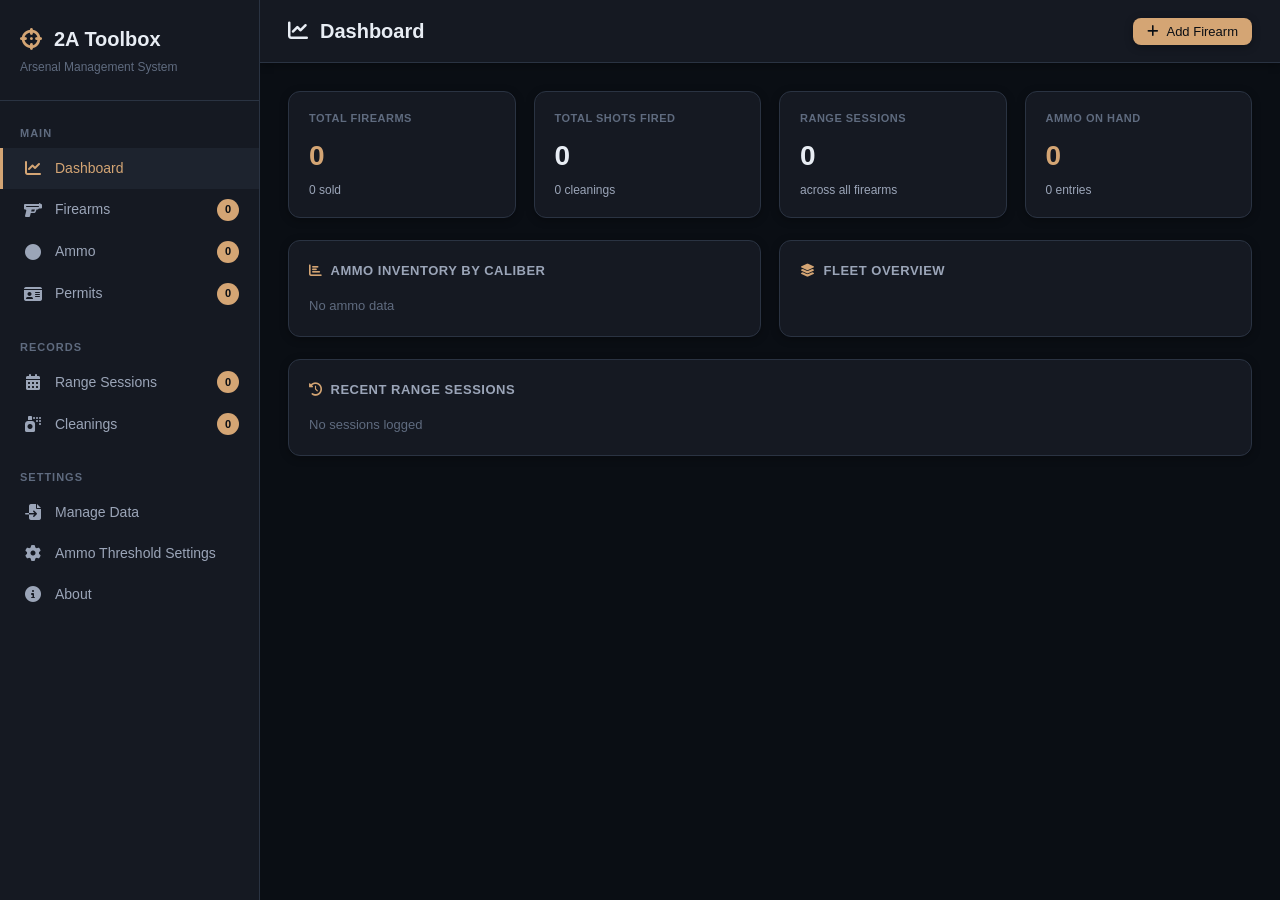
<file: www/index.html>
<!doctype html>
<!--
// 2A Toolbox - Arsenal Management System
// Copyright (C) 2026 Jordan DiPasquale
//
// This program is free software: you can redistribute it and/or modify it
// under the terms of the GNU Affero General Public License version 3 as
// published by the Free Software Foundation.
//
// This program is distributed in the hope that it will be useful, but
// WITHOUT ANY WARRANTY; without even the implied warranty of
// MERCHANTABILITY or FITNESS FOR A PARTICULAR PURPOSE. See the
// GNU Affero General Public License for more details.
//
// You should have received a copy of the GNU Affero General Public License
// along with this program. If not, see <https://www.gnu.org/licenses/>.
-->
<html lang="en"> <head> <meta charset="UTF-8" /> <meta name="viewport" content="width=device-width, initial-scale=1.0" /> <meta http-equiv="Content-Security-Policy" content="default-src 'none'; script-src 'self' 'unsafe-inline'; style-src 'self' https://cdn.jsdelivr.net 'unsafe-inline'; font-src 'self' https://cdn.jsdelivr.net; img-src 'self'; manifest-src 'self'; connect-src 'self'; worker-src 'self'; base-uri 'self'; form-action 'none'" /> <title>2A Toolbox</title> <link rel="icon" type="image/x-icon" href="/favicons/favicon.ico" /> <link rel="icon" type="image/png" sizes="32x32" href="/favicons/favicon-32x32.png" /> <link rel="icon" type="image/png" sizes="16x16" href="/favicons/favicon-16x16.png" /> <link rel="apple-touch-icon" sizes="180x180" href="/favicons/apple-touch-icon.png" /> <link rel="stylesheet" href="https://cdn.jsdelivr.net/npm/@fortawesome/fontawesome-free@6.4.0/css/all.min.css" /> <link rel="stylesheet" href="styles.css" /> <link rel="manifest" href="manifest.json" /> <meta name="theme-color" content="#0a0e14" /> </head> <body> <div class="mobile-overlay" id="mobile-overlay"></div> <div class="app"> <nav class="sidebar"> <div class="sidebar-logo"> <h1><i class="fas fa-crosshairs"></i> 2A Toolbox</h1> <span>Arsenal Management System</span> <div id="offline-indicator" class="offline-indicator hidden"> <i class="fas fa-wifi-slash"></i> Offline Mode </div> </div> <div class="sidebar-nav"> <div class="nav-section">Main</div> <div class="nav-item active" data-page="dashboard"><i class="fas fa-chart-line"></i> Dashboard</div> <div class="nav-item" data-page="guns"> <i class="fas fa-gun"></i> Firearms <span class="badge" id="guns-badge">0</span> </div> <div class="nav-item" data-page="ammo"> <i class="fas fa-circle"></i> Ammo <span class="badge" id="ammo-badge">0</span> </div> <div class="nav-item" data-page="permits"> <i class="fas fa-id-card"></i> Permits <span class="badge" id="permits-badge">0</span> </div> <div class="nav-section">Records</div> <div class="nav-item" data-page="sessions"> <i class="fas fa-calendar-alt"></i> Range Sessions <span class="badge" id="sessions-badge">0</span> </div> <div class="nav-item" data-page="cleanings"> <i class="fas fa-spray-can"></i> Cleanings <span class="badge" id="cleanings-badge">0</span> </div> <div class="nav-section">Settings</div> <div class="nav-item" data-page="data"><i class="fas fa-file-import"></i> Manage Data</div> <div class="nav-item" data-page="settings"><i class="fas fa-cog"></i> Ammo Threshold Settings</div> <div class="nav-item" data-page="about"><i class="fas fa-info-circle"></i> About</div> </div> </nav> <div class="main" id="main-content"></div> </div> <div class="modal-overlay" id="gun-modal"> <div class="modal modal-lg"> <div class="modal-header"> <div class="modal-title" id="gun-modal-title">Add Firearm</div> <button class="modal-close" data-modal="gun-modal"><i class="fas fa-times"></i></button> </div> <div class="modal-body" id="gun-modal-body"></div> </div> </div> <div class="modal-overlay" id="ammo-modal"> <div class="modal"> <div class="modal-header"> <div class="modal-title" id="ammo-modal-title">Add Ammunition</div> <button class="modal-close" data-modal="ammo-modal"><i class="fas fa-times"></i></button> </div> <div class="modal-body" id="ammo-modal-body"></div> </div> </div> <div class="modal-overlay" id="detail-modal"> <div class="modal modal-xl"> <div class="modal-header"> <div class="modal-title" id="detail-modal-title">Firearm Details</div> <button class="modal-close" data-modal="detail-modal"><i class="fas fa-times"></i></button> </div> <div class="modal-body" id="detail-modal-body"></div> <div class="modal-footer" id="detail-modal-footer"></div> </div> </div> <div class="modal-overlay" id="ammo-detail-modal"> <div class="modal"> <div class="modal-header"> <div class="modal-title" id="ammo-detail-title">Ammo Details</div> <button class="modal-close" data-modal="ammo-detail-modal"><i class="fas fa-times"></i></button> </div> <div class="modal-body" id="ammo-detail-body"></div> <div class="modal-footer" id="ammo-detail-footer"></div> </div> </div> <div class="modal-overlay" id="confirm-modal"> <div class="modal modal-sm"> <div class="modal-header"> <div class="modal-title">Confirm Action</div> <button class="modal-close" data-modal="confirm-modal"><i class="fas fa-times"></i></button> </div> <div class="modal-body" id="confirm-modal-body"></div> </div> </div> <div class="modal-overlay" id="permit-modal"> <div class="modal modal-md"> <div class="modal-header"> <div class="modal-title" id="permit-modal-title">Add Permit</div> <button class="modal-close" data-modal="permit-modal"><i class="fas fa-times"></i></button> </div> <div class="modal-body" id="permit-modal-body"></div> </div> </div> <div class="modal-overlay" id="session-modal"> <div class="modal modal-md"> <div class="modal-header"> <div class="modal-title" id="session-modal-title">Log Session</div> <button class="modal-close" data-modal="session-modal"><i class="fas fa-times"></i></button> </div> <div class="modal-body" id="session-modal-body"></div> <div class="modal-footer" id="session-modal-footer"></div> </div> </div> <div class="modal-overlay" id="session-edit-modal"> <div class="modal modal-md-alt"> <div class="modal-header"> <div class="modal-title" id="session-edit-modal-title">Edit Session</div> <button class="modal-close" data-modal="session-edit-modal"><i class="fas fa-times"></i></button> </div> <div class="modal-body" id="session-edit-modal-body"></div> <div class="modal-footer" id="session-edit-modal-footer"></div> </div> </div> <div class="modal-overlay" id="ammo-select-modal"> <div class="modal modal-md"> <div class="modal-header"> <div class="modal-title">Deduct Ammunition</div> <button class="modal-close" data-modal="ammo-select-modal"><i class="fas fa-times"></i></button> </div> <div class="modal-body" id="ammo-select-body"></div> <div class="modal-footer" id="ammo-select-footer"></div> </div> </div> <div class="toast-container" id="toast-container"></div> <script type="module" src="main.js"></script> </body> </html>
</file>
<file: www/styles.css>
.ammo-grid{display:grid;grid-template-columns:repeat(auto-fill,minmax(280px,1fr));gap:16px}
.ammo-card{background:var(--surface);border:1px solid var(--border);border-radius:var(--radius);padding:16px 18px;cursor:pointer;transition:all 0.15s;box-shadow:var(--shadow)}
.ammo-card:hover{border-color:var(--accent);transform:translateY(-2px);box-shadow:var(--shadow-lg)}
.ammo-name{font-size:15px;font-weight:600;margin-bottom:4px}
.ammo-cal{font-size:13px;color:var(--accent);margin-bottom:10px;font-weight:500}
.ammo-details{display:flex;flex-direction:column;gap:4px}
.ammo-detail-row{display:flex;justify-content:space-between;font-size:12px}
.ammo-detail-row span:first-child{color:var(--text3)}
.ammo-detail-row span:last-child{color:var(--text2)}
.ammo-rounds{font-size:24px;font-weight:700;color:var(--accent);margin-top:10px}
.ammo-rounds-lbl{font-size:10px;color:var(--text3);text-transform:uppercase;letter-spacing:0.5px}


.ammo-select-list{display:flex;flex-direction:column;gap:8px;max-height:400px;overflow-y:auto}
.ammo-select-item{background:var(--surface2);border:2px solid var(--border);border-radius:var(--radius-sm);padding:12px 14px;cursor:pointer;transition:all 0.15s;display:flex;align-items:center;justify-content:space-between}
.ammo-select-item:hover{border-color:var(--accent);background:var(--surface3)}
.ammo-select-item.selected{border-color:var(--accent);background:rgba(212,165,116,0.1)}
.ammo-select-info{flex:1}
.ammo-select-name{font-size:14px;font-weight:600;color:var(--text);margin-bottom:2px}
.ammo-select-details{font-size:12px;color:var(--text3)}
.ammo-select-rounds{font-size:16px;font-weight:700;color:var(--accent)}
.ammo-deduct-input{display:flex;align-items:center;gap:12px;margin-top:16px;padding:14px;background:var(--surface2);border-radius:var(--radius-sm);border:1px solid var(--border)}
.ammo-deduct-input label{font-size:13px;font-weight:500;color:var(--text2);min-width:140px}
.ammo-deduct-input input{flex:1}
.ammo-select-empty{text-align:center;padding:40px 20px;color:var(--text3);font-size:13px}
.ammo-select-empty i{font-size:36px;margin-bottom:12px;opacity:0.5;display:block}


:root{--bg:#0a0e14;--surface:#151922;--surface2:#1d232e;--surface3:#252d3a;--border:#2a3342;--accent:#d4a574;--accent2:#e6b886;--accent-dark:#a67d52;--text:#e8edf4;--text2:#9ba5b8;--text3:#5f6b7f;--red:#e57373;--red-dark:#d94f4f;--green:#81c784;--blue:#64b5f6;--orange:#ffb74d;--radius:12px;--radius-sm:8px;--shadow:0 2px 8px rgba(0,0,0,0.3);--shadow-lg:0 8px 32px rgba(0,0,0,0.4)}
*{box-sizing:border-box;margin:0;padding:0}
body{font-family:-apple-system,BlinkMacSystemFont,'Segoe UI',Roboto,'Helvetica Neue',Arial,sans-serif;background:var(--bg);color:var(--text);min-height:100vh;min-height:100dvh;font-size:14px;line-height:1.5;-webkit-font-smoothing:antialiased;-moz-osx-font-smoothing:grayscale}
::-webkit-scrollbar{width:6px;height:6px}
::-webkit-scrollbar-track{background:transparent}
::-webkit-scrollbar-thumb{background:var(--border);border-radius:4px}
::-webkit-scrollbar-thumb:hover{background:var(--text3)}


.btn{padding:9px 18px;border-radius:var(--radius-sm);border:none;cursor:pointer;font-size:13px;font-weight:500;transition:all 0.15s;display:inline-flex;align-items:center;gap:8px;font-family:inherit}
.btn:hover{transform:translateY(-1px)}
.btn:active{transform:translateY(0)}
.btn-primary{background:var(--accent);color:#0a0e14;box-shadow:var(--shadow)}
.btn-primary:hover{background:var(--accent2)}
.btn-ghost{background:transparent;color:var(--text2);border:1px solid var(--border)}
.btn-ghost:hover{background:var(--surface2);color:var(--text);border-color:var(--text3)}
.btn-danger{background:transparent;color:var(--red);border:1px solid var(--red)}
.btn-danger:hover{background:var(--red);color:#fff}
.btn-sm{padding:6px 14px;font-size:13px}
.btn-xs{padding:4px 8px;font-size:11px;gap:4px}


.card{background:var(--surface);border:1px solid var(--border);border-radius:var(--radius);padding:20px;box-shadow:var(--shadow)}
.card-title{font-size:13px;font-weight:600;color:var(--text2);text-transform:uppercase;letter-spacing:0.5px;margin-bottom:16px;display:flex;align-items:center;gap:8px}
.card-title i{color:var(--accent)}
.permit-dash-card{margin-bottom:22px}
.permit-grid{display:grid;grid-template-columns:repeat(auto-fill,minmax(min(320px,100%),1fr));gap:18px}
.permit-card{background:var(--surface);border:1px solid var(--border);border-radius:var(--radius);padding:18px;box-shadow:var(--shadow);min-width:0;display:flex;flex-direction:column;gap:12px;transition:border-color 0.15s,box-shadow 0.15s}
.permit-card:hover{box-shadow:var(--shadow-lg)}
.permit-card.permit-expiring{border-color:var(--orange)}
.permit-card.permit-expired{border-color:var(--red)}
.permit-card-head{display:flex;gap:12px;justify-content:space-between;align-items:flex-start;flex-wrap:wrap}
.permit-card-title{display:flex;gap:10px;align-items:flex-start;min-width:0}
.permit-card-title>i{color:var(--accent);font-size:16px;margin-top:3px;flex-shrink:0}
.permit-card-title h3{font-size:15px;font-weight:600;color:var(--text);margin:0 0 2px;overflow-wrap:anywhere}
.permit-type{font-size:12px;color:var(--text3);overflow-wrap:anywhere}
.permit-status{font-size:11px;font-weight:600;padding:4px 10px;border-radius:20px;border:1px solid transparent;white-space:nowrap;flex-shrink:0}
.permit-status-valid{background:rgba(129,199,132,0.12);color:var(--green);border-color:rgba(129,199,132,0.4)}
.permit-status-expiring{background:rgba(255,183,77,0.12);color:var(--orange);border-color:rgba(255,183,77,0.4)}
.permit-status-expired{background:rgba(229,115,115,0.12);color:var(--red);border-color:rgba(229,115,115,0.4)}
.permit-status-none{background:var(--surface2);color:var(--text3);border-color:var(--border)}
.permit-dates{display:grid;grid-template-columns:repeat(auto-fit,minmax(min(110px,100%),1fr));gap:12px;margin:0}
.permit-dates>div{min-width:0}
.permit-dates dt{font-size:10px;text-transform:uppercase;letter-spacing:0.5px;color:var(--text3);margin-bottom:3px}
.permit-dates dd{font-size:13px;color:var(--text);margin:0;overflow-wrap:anywhere}
.permit-number,.permit-notes{font-size:12px;color:var(--text2);margin:0;overflow-wrap:anywhere}
.permit-number span{color:var(--text);font-variant-numeric:tabular-nums}
.permit-notes{white-space:pre-line;line-height:1.6}
.permit-card-actions{display:flex;gap:8px;flex-wrap:wrap;margin-top:auto;padding-top:4px}


.form-group{margin-bottom:16px}
.form-label{display:block;font-size:12px;color:var(--text2);margin-bottom:6px;font-weight:500}
.form-input,.form-select,.form-textarea{width:100%;background:var(--surface2);border:1px solid var(--border);border-radius:var(--radius-sm);padding:10px 14px;color:var(--text);font-size:13px;outline:none;transition:all 0.15s;font-family:inherit}
.form-input:focus,.form-select:focus,.form-textarea:focus{border-color:var(--accent);background:var(--surface3)}
.form-textarea{resize:vertical;min-height:80px;line-height:1.5}
.form-select option{background:var(--surface2)}
.form-row{display:grid;grid-template-columns:1fr 1fr;gap:14px}
.permit-settings{margin-bottom:18px}
.permit-settings-row{display:flex;gap:14px;align-items:center;justify-content:space-between;flex-wrap:wrap}
.permit-settings-row+.permit-settings-row{margin-top:16px;padding-top:16px;border-top:1px solid var(--border)}
.permit-settings-row>div:not(.permit-settings-actions){flex:1 1 240px;min-width:0}
.permit-settings-actions{flex:0 0 auto;margin-left:auto;display:flex;flex-wrap:wrap;align-items:center;justify-content:flex-end;gap:8px}
.permit-settings-hint{font-size:12px;color:var(--text2);line-height:1.6;overflow-wrap:anywhere}
.permit-notify-toggle{flex-shrink:0}
.permit-lead-select{width:auto;min-width:120px;flex-shrink:0}
.permit-form-actions{display:flex;gap:10px;justify-content:flex-end;flex-wrap:wrap;margin-top:8px}
.form-hint{font-size:11px;color:var(--text3);line-height:1.6;margin-bottom:16px}


.gun-grid{display:grid;grid-template-columns:repeat(auto-fill,minmax(320px,1fr));gap:18px}
.gun-card{background:var(--surface);border:1px solid var(--border);border-radius:var(--radius);overflow:hidden;cursor:pointer;transition:all 0.15s;box-shadow:var(--shadow)}
.gun-card:hover{border-color:var(--accent);transform:translateY(-3px);box-shadow:var(--shadow-lg)}
.gun-card-header{padding:16px 18px 12px;display:flex;justify-content:space-between;align-items:flex-start;gap:12px}
.gun-card-name{font-size:16px;font-weight:600;margin-bottom:4px;color:var(--text)}
.gun-card-meta{font-size:12px;color:var(--text3);display:flex;align-items:center;gap:6px}
.gun-card-meta i{font-size:10px}
.gun-type-badge{font-size:10px;padding:4px 10px;border-radius:20px;text-transform:uppercase;letter-spacing:0.5px;font-weight:600;white-space:nowrap;display:flex;align-items:center;gap:6px}
.type-pistol{background:rgba(100,181,246,0.15);color:var(--blue)}
.type-rifle{background:rgba(129,199,132,0.15);color:var(--green)}
.type-shotgun{background:rgba(255,183,77,0.15);color:var(--orange)}
.type-sold{background:rgba(229,115,115,0.15);color:var(--red)}
.type-other{background:rgba(156,156,156,0.15);color:var(--text2)}
.gun-card-stats{padding:12px 18px 16px;display:grid;grid-template-columns:1fr 1fr 1fr;gap:10px;border-top:1px solid var(--border);background:var(--surface2)}
.gun-stat-item{text-align:center}
.gun-stat-val{font-size:20px;font-weight:700;color:var(--accent)}
.gun-stat-lbl{font-size:10px;color:var(--text3);margin-top:2px;text-transform:uppercase;letter-spacing:0.5px}
.detail-header{display:flex;align-items:flex-start;justify-content:space-between;margin-bottom:24px;gap:16px}
.detail-title{font-size:24px;font-weight:700;margin-bottom:6px}
.detail-sub{font-size:13px;color:var(--text2)}
.detail-grid{display:grid;grid-template-columns:1.5fr 1fr;gap:20px}
.info-row{display:flex;align-items:flex-start;padding:10px 0;border-bottom:1px solid var(--border);gap:14px}
.info-row:last-child{border-bottom:none}
.info-label{font-size:12px;color:var(--text3);min-width:120px;padding-top:2px;font-weight:500}
.info-value{font-size:13px;color:var(--text);flex:1}
.sold-banner{background:rgba(229,115,115,0.15);border:1px solid var(--red);color:var(--red);padding:10px 16px;border-radius:var(--radius-sm);font-size:13px;display:flex;align-items:center;gap:10px;margin-bottom:16px}
.sold-banner i{font-size:16px}
.mods-list{display:flex;flex-direction:column;gap:6px}
.mod-item{display:flex;align-items:center;gap:10px;font-size:13px;color:var(--text2);padding:6px 0}
.mod-item i{color:var(--accent);font-size:8px}
.optic-badge{background:var(--surface3);border:1px solid var(--border);padding:8px 12px;border-radius:var(--radius-sm);font-size:12px;display:inline-flex;align-items:center;gap:10px}
.optic-name{color:var(--text);font-weight:500}
.optic-mag{color:var(--text3)}


.drop-zone{border:2px dashed var(--border);border-radius:var(--radius);padding:50px;text-align:center;cursor:pointer;transition:all 0.2s;background:var(--surface2)}
.drop-zone:hover,.drop-zone.dragover{border-color:var(--accent);background:rgba(212,165,116,0.05)}
.drop-zone i{font-size:48px;margin-bottom:16px;color:var(--accent)}
.drop-zone p{color:var(--text2);font-size:14px;margin-bottom:4px}
.drop-zone small{color:var(--text3);font-size:12px}


.app{display:flex;height:100vh;height:100dvh;overflow:hidden}
.sidebar{width:260px;min-width:260px;background:var(--surface);border-right:1px solid var(--border);display:flex;flex-direction:column;overflow:hidden}
.sidebar-logo{padding:24px 20px;border-bottom:1px solid var(--border)}
.sidebar-logo h1{font-size:20px;font-weight:700;color:var(--text);display:flex;align-items:center;gap:12px}
.sidebar-logo h1 i{color:var(--accent);font-size:22px}
.sidebar-logo span{color:var(--text3);font-size:12px;margin-top:4px;display:block}
.sidebar-nav{flex:1;padding:16px 0;overflow-y:auto}
.main{flex:1;overflow-y:auto;display:flex;flex-direction:column;will-change:scroll-position}
.topbar{background:var(--surface);border-bottom:1px solid var(--border);padding:16px 28px;display:flex;align-items:center;justify-content:space-between;position:sticky;top:0;z-index:10;box-shadow:var(--shadow)}
.topbar-title{font-size:20px;font-weight:600;display:flex;align-items:center;gap:12px}
.topbar-actions{display:flex;gap:10px;align-items:center}
.content{padding:28px;flex:1}
.grid-2{display:grid;grid-template-columns:1fr 1fr;gap:18px}
.grid-3{display:grid;grid-template-columns:1fr 1fr 1fr;gap:18px}
.grid-4{display:grid;grid-template-columns:repeat(4,1fr);gap:18px}
.mobile-menu-btn{display:none}
.offline-indicator{margin-top:12px;padding:8px 12px;background:rgba(255,183,77,0.15);border:1px solid var(--orange);border-radius:var(--radius-sm);font-size:11px;color:var(--orange);display:flex;align-items:center;gap:8px;font-weight:600}
.offline-indicator.hidden{display:none}
.offline-indicator i{font-size:12px}


.modal-overlay{position:fixed;inset:0;background:rgba(0,0,0,0.75);backdrop-filter:blur(4px);z-index:100;display:flex;align-items:center;justify-content:center;padding:20px;opacity:0;pointer-events:none;transition:opacity 0.2s}
.modal-overlay.open{opacity:1;pointer-events:all}
.modal{background:var(--surface);border:1px solid var(--border);border-radius:var(--radius);width:100%;max-width:640px;max-height:88vh;overflow-y:auto;transform:translateY(20px);transition:transform 0.2s;box-shadow:var(--shadow-lg);display:flex;flex-direction:column}
.modal-overlay.open .modal{transform:translateY(0)}
.modal-header{padding:20px 24px 16px;border-bottom:1px solid var(--border);display:flex;align-items:center;justify-content:space-between;position:sticky;top:0;background:var(--surface);z-index:1}
.modal-title{font-size:18px;font-weight:600}
.modal-close{background:none;border:none;color:var(--text2);cursor:pointer;font-size:20px;padding:4px 8px;border-radius:4px;transition:all 0.15s}
.modal-close:hover{color:var(--text);background:var(--surface2)}
.modal-body{padding:24px;flex:1;overflow-y:auto}
.modal-footer{padding:16px 24px;border-top:1px solid var(--border);display:flex;justify-content:flex-end;gap:10px;background:var(--surface2);position:sticky;bottom:0;z-index:1}


.nav-section{padding:8px 20px 6px;font-size:11px;letter-spacing:1px;color:var(--text3);text-transform:uppercase;font-weight:600;margin-top:16px}
.nav-section:first-child{margin-top:0}
.nav-item{display:flex;align-items:center;gap:12px;padding:10px 20px;cursor:pointer;border-radius:0;color:var(--text2);font-size:14px;transition:all 0.15s;border-left:3px solid transparent;position:relative;min-width:0;white-space:nowrap}
.nav-item:hover{background:var(--surface2);color:var(--text)}
.nav-item.active{background:var(--surface2);color:var(--accent);border-left-color:var(--accent)}
.nav-item i{font-size:16px;width:20px;text-align:center;flex-shrink:0}
.nav-item>.badge{margin-left:auto;flex-shrink:0}


@media(max-width:768px){.sidebar{position:fixed;left:0;top:0;bottom:0;width:min(260px,85vw);min-width:0;max-width:100vw;z-index:200;transform:translateX(-100%);transition:transform 0.3s ease;will-change:transform}
.sidebar.open{transform:translateX(0);box-shadow:4px 0 12px rgba(0,0,0,0.5)}
.mobile-overlay{display:none;position:fixed;inset:0;background:rgba(0,0,0,0.6);z-index:199}
.mobile-overlay.active{display:block}
.mobile-menu-btn{display:flex;align-items:center;justify-content:center;width:40px;height:40px;background:var(--surface2);border:1px solid var(--border);border-radius:var(--radius-sm);color:var(--text);cursor:pointer;font-size:18px;transition:all 0.15s;flex-shrink:0}
.mobile-menu-btn:hover{background:var(--surface3);border-color:var(--accent)}
.topbar{padding:12px 16px;gap:12px;flex-wrap:nowrap}
.topbar-title{font-size:16px;flex:1;min-width:0;display:flex;align-items:center;gap:8px}
.topbar-title img{width:18px!important;height:18px!important}
.topbar-actions{display:flex;gap:6px;align-items:center;flex-shrink:0;flex-wrap:nowrap}
.btn{padding:10px 14px;font-size:12px;white-space:nowrap}
.btn span{display:none}
.btn i{margin:0}
.btn-sm{padding:8px 12px;font-size:12px}
.btn-xs{padding:6px 10px;font-size:11px}
.content{padding:16px}
.grid-4{grid-template-columns:1fr 1fr;gap:12px}
.grid-3{grid-template-columns:1fr;gap:12px}
.grid-2{grid-template-columns:1fr;gap:12px}
.detail-grid{grid-template-columns:1fr}
.detail-header{flex-direction:column;gap:12px}
.detail-header>div{display:flex;gap:8px;flex-wrap:wrap;width:100%}
.gun-grid{grid-template-columns:1fr;gap:14px}
.ammo-grid{grid-template-columns:1fr;gap:14px}
.stat-card{padding:14px 16px}
.stat-label{font-size:10px}
.stat-value{font-size:24px}
.stat-sub{font-size:11px}
.filter-bar{gap:6px;margin-bottom:14px}
.filter-pill{padding:6px 10px;font-size:11px}
.filter-pills{gap:6px}
.modal{max-width:100%;max-height:95vh;margin:0;border-radius:var(--radius-sm)}
.modal-overlay{padding:8px;align-items:flex-end}
.modal-header{padding:16px 18px 12px}
.modal-title{font-size:16px}
.modal-body{padding:18px}
.modal-footer{padding:12px 18px;gap:8px}
.modal-footer .btn{flex:1;justify-content:center}
.form-row{grid-template-columns:1fr;gap:12px}
.info-label{min-width:100px;font-size:11px}
.info-value{font-size:12px}
.gun-card-stats{padding:10px 14px 12px;gap:8px}
.gun-stat-val{font-size:18px}
.gun-stat-lbl{font-size:9px}
.ammo-card{padding:14px 16px}
.toast-container{bottom:16px;right:16px;left:16px}
.toast{min-width:auto;width:100%}
.caliber-row{flex-direction:column;align-items:stretch;gap:8px;padding:10px 4px;margin:0 -4px}
.caliber-name{font-size:12px}
.caliber-bar-wrap{width:100%}
.caliber-count{text-align:left;font-size:13px}
.fleet-type-row{margin:0 -4px;padding:10px 4px}
.fleet-type-row:hover,.caliber-row:hover{transform:none}
.fleet-type-count{font-size:18px}
.drop-zone{padding:30px 20px}
.drop-zone i{font-size:36px}
.drop-zone p{font-size:13px}
.empty-state{padding:60px 20px}
.empty-state i{font-size:42px}
.session-actions{opacity:1}
.search-bar{max-width:190px}
}
@media(max-width:480px){.topbar{padding:10px 12px;gap:8px}
.topbar-title{font-size:14px}
.topbar-actions{gap:4px}
.btn{padding:10px 12px;font-size:11px}
.grid-4{grid-template-columns:1fr}
.stat-value{font-size:20px}
.search-bar,.search-bar:focus{width:100%;max-width:120px;min-width:0}
.ammo-filter-bar{gap:8px}
.filter-select{width:100%;max-width:none;min-width:0;flex:1 1 100%}
.filter-count{margin-left:0}
.filter-pills{gap:6px;margin-bottom:10px}
.filter-pill{flex:1 1 auto;justify-content:center;min-height:34px;padding:6px 10px}
.filter-switch{min-height:34px}
.content{padding:12px}
.sidebar-logo{padding:18px 16px}
.sidebar-logo h1{font-size:18px}
.nav-section{padding:8px 16px 6px}
.nav-item{padding:10px 16px;gap:10px;font-size:13px}
.nav-item i{font-size:15px;width:18px}
.nav-item>.badge{min-width:20px;height:20px;padding:0 6px;font-size:10px}
}
@media(max-width:768px){.permit-grid{grid-template-columns:1fr;gap:14px}
.permit-card{padding:16px}
.permit-dates{grid-template-columns:1fr 1fr;gap:10px}
}
@media(max-width:360px){.permit-settings-row{flex-direction:column;align-items:stretch}
.permit-settings-actions{margin-left:0;width:100%;flex-wrap:wrap}
.permit-notify-toggle,.permit-lead-select{width:100%}
.permit-card-head{flex-direction:column}
}
@media(prefers-reduced-motion:reduce){.permit-card{transition:none}
}


.session-list{display:flex;flex-direction:column;gap:6px;max-height:300px;overflow-y:auto}
.session-item{background:var(--surface2);padding:9px 12px;border-radius:var(--radius-sm);font-size:12px;color:var(--text2);display:flex;align-items:center;gap:10px;border:1px solid transparent;transition:all 0.15s;position:relative}
.session-item:hover{border-color:var(--border);background:var(--surface3)}
.session-item.editable:hover .session-actions{opacity:1}
.session-dot{width:6px;height:6px;border-radius:50%;background:var(--accent);flex-shrink:0}
.session-text{flex:1}
.session-actions{display:flex;gap:4px;opacity:0;transition:opacity 0.15s}
.session-item.editable:hover .session-actions{opacity:1}
.session-edit-input{width:100%;background:var(--surface2);border:1px solid var(--border);border-radius:var(--radius-sm);padding:10px 14px;color:var(--text);font-size:13px;outline:none;transition:all 0.15s;font-family:inherit;margin-bottom:12px}
.session-edit-input:focus{border-color:var(--accent);background:var(--surface3)}


.stat-card{background:var(--surface);border:1px solid var(--border);border-radius:var(--radius);padding:18px 20px;box-shadow:var(--shadow);transition:all 0.15s;cursor:pointer}
.stat-card:hover{border-color:var(--accent);transform:translateY(-2px)}
.stat-label{font-size:11px;color:var(--text3);text-transform:uppercase;letter-spacing:0.5px;margin-bottom:8px;font-weight:600}
.stat-value{font-size:28px;font-weight:700;color:var(--text)}
.stat-sub{font-size:12px;color:var(--text2);margin-top:4px}
.stat-accent{color:var(--accent)}
.caliber-row{display:flex;align-items:center;gap:12px;padding:10px 0;border-bottom:1px solid var(--border)}
.caliber-row:last-child{border-bottom:none}
.caliber-name{flex:1;font-size:13px;font-weight:500}
.caliber-bar-wrap{flex:2;background:var(--surface2);border-radius:6px;height:8px;overflow:hidden}
.caliber-bar{height:100%;background:linear-gradient(90deg,var(--accent-dark),var(--accent));border-radius:6px;transition:width 0.6s ease}
.caliber-count{font-size:14px;font-weight:600;min-width:50px;text-align:right;color:var(--accent)}
.fleet-type-row{display:flex;align-items:center;justify-content:space-between;padding:10px 0;border-bottom:1px solid var(--border);cursor:pointer;transition:all 0.15s;border-radius:var(--radius-sm);margin:0 -8px;padding:10px 8px}
.fleet-type-row:hover{background:var(--surface2);transform:translateX(4px)}
.fleet-type-row:active{transform:translateX(2px)}
.fleet-type-count{font-size:20px;font-weight:700;color:var(--accent);transition:all 0.15s}
.fleet-type-row:hover .fleet-type-count{color:var(--accent2);transform:scale(1.1)}
.caliber-row{display:flex;align-items:center;gap:12px;padding:10px 0;border-bottom:1px solid var(--border);transition:all 0.15s;border-radius:var(--radius-sm);margin:0 -8px;padding:10px 8px}
.caliber-row:hover{background:var(--surface2);transform:translateX(4px)}
.caliber-row:active{transform:translateX(2px)}
.caliber-row:last-child{border-bottom:none}
.caliber-name{flex:1;font-size:13px;font-weight:500;transition:color 0.15s}
.caliber-row:hover .caliber-name{color:var(--accent)}
.caliber-bar-wrap{flex:2;background:var(--surface2);border-radius:6px;height:8px;overflow:hidden}
.caliber-bar{height:100%;background:linear-gradient(90deg,var(--accent-dark),var(--accent));border-radius:6px;transition:width 0.6s ease,transform 0.15s}
.caliber-row:hover .caliber-bar{transform:scaleY(1.2)}
.caliber-count{font-size:14px;font-weight:600;min-width:50px;text-align:right;color:var(--accent);transition:all 0.15s}
.caliber-row:hover .caliber-count{color:var(--accent2);transform:scale(1.1)}
.caliber-row[data-action],.fleet-type-row{user-select:none}
.most-fired-card{margin-top:16px;padding:14px;background:var(--surface2);border-radius:var(--radius-sm);cursor:pointer;transition:all 0.15s;border:1px solid transparent}
.most-fired-card:hover{background:var(--surface3);border-color:var(--accent);transform:translateY(-2px)}
.most-fired-card:active{transform:translateY(0)}
.most-fired-label{font-size:11px;color:var(--text3);margin-bottom:4px;font-weight:600;letter-spacing:0.5px}
.most-fired-name{font-weight:600;font-size:15px;transition:color 0.15s}
.most-fired-card:hover .most-fired-name{color:var(--accent)}
.most-fired-shots{font-size:13px;color:var(--accent);margin-top:2px;font-weight:600;transition:all 0.15s}
.most-fired-card:hover .most-fired-shots{color:var(--accent2);transform:scale(1.00)}
.permit-dash-row{display:flex;gap:12px;justify-content:space-between;align-items:baseline;min-width:0;padding:10px 0;border-bottom:1px solid var(--border)}
.permit-dash-row:last-of-type{border-bottom:none}
.permit-dash-title{font-size:13px;color:var(--text);min-width:0;overflow-wrap:anywhere}
.permit-dash-sub{font-size:11px;color:var(--text3);overflow-wrap:anywhere}
.permit-dash-empty{font-size:12px;color:var(--text3);margin:0}


.badge{display:inline-flex;align-items:center;justify-content:center;min-width:22px;height:22px;padding:0 7px;background:var(--accent);color:#0a0e14;border-radius:11px;font-size:11px;font-weight:700;line-height:1;flex-shrink:0;white-space:nowrap;font-variant-numeric:tabular-nums}
.pill{display:inline-flex;align-items:center;padding:3px 10px;border-radius:12px;font-size:11px;gap:5px;font-weight:600}
.pill i{font-size:10px}
.pill-green{background:rgba(129,199,132,0.2);color:var(--green)}
.pill-red{background:rgba(229,115,115,0.2);color:var(--red)}
.pill-orange{background:rgba(255,183,77,0.2);color:var(--orange)}
.search-wrapper{position:relative}
.search-wrapper i{position:absolute;left:14px;top:50%;transform:translateY(-50%);color:var(--text3);pointer-events:none}
.search-bar{background:var(--surface2);border:1px solid var(--border);border-radius:var(--radius-sm);padding:8px 38px 8px 38px;color:var(--text);font-size:13px;outline:none;width:220px;transition:all 0.2s;position:relative}
.search-bar:focus{border-color:var(--accent);width:220px}
.search-clear{position:absolute;right:10px;top:50%;transform:translateY(-50%);background:none;border:none;color:var(--text3);cursor:pointer;padding:4px;border-radius:4px;font-size:12px;opacity:0;pointer-events:none;transition:all 0.15s;display:flex;align-items:center;justify-content:center;width:24px;height:24px}
.search-wrapper.has-value .search-clear{opacity:1;pointer-events:all}
.search-clear:hover{color:var(--text);background:var(--surface3)}
.search-clear i{margin:0;position:static;transform:none}
.filter-bar{display:flex;gap:10px;margin-bottom:20px;flex-wrap:wrap;align-items:center}
.filter-clear{margin-left:auto}
.filter-pills{display:flex;flex-wrap:wrap;gap:8px;margin-bottom:12px}
.filter-pill{display:inline-flex;align-items:center;gap:6px;min-height:32px;padding:6px 12px;border-radius:999px;font-family:inherit;font-size:12px;font-weight:600;line-height:1;cursor:pointer;background:var(--surface2);color:var(--text2);border:1px solid var(--border);transition:background 0.15s,color 0.15s,border-color 0.15s;touch-action:manipulation}
.filter-pill:hover{background:var(--surface3);color:var(--text)}
.filter-pill:focus-visible{outline:2px solid var(--accent);outline-offset:2px}
.filter-pill.active{background:var(--accent);color:#0a0e14;border-color:var(--accent)}
.filter-pill-count{font-size:10px;font-weight:700;font-variant-numeric:tabular-nums;padding:1px 6px;border-radius:999px;background:rgba(255,255,255,0.08);color:inherit}
.filter-pill.active .filter-pill-count{background:rgba(10,14,20,0.18)}
.filter-switch{display:inline-flex;align-items:center;gap:8px;min-height:32px;font-size:12px;font-weight:500;color:var(--text2);cursor:pointer;user-select:none}
.filter-switch input{position:absolute;opacity:0;width:1px;height:1px;pointer-events:none}
.filter-switch-track{position:relative;flex-shrink:0;width:34px;height:20px;border-radius:999px;background:var(--surface3);border:1px solid var(--border);transition:background 0.15s,border-color 0.15s}
.filter-switch-track::after{content:'';position:absolute;top:2px;left:2px;width:14px;height:14px;border-radius:50%;background:var(--text3);transition:transform 0.15s,background 0.15s}
.filter-switch input:checked+.filter-switch-track{background:var(--accent);border-color:var(--accent)}
.filter-switch input:checked+.filter-switch-track::after{transform:translateX(14px);background:#0a0e14}
.filter-switch input:focus-visible+.filter-switch-track{outline:2px solid var(--accent);outline-offset:2px}
.filter-label{display:inline-flex;align-items:center;gap:6px;font-size:11px;font-weight:600;letter-spacing:0.04em;text-transform:uppercase;color:var(--text3);flex-shrink:0}
.filter-select{width:auto;min-width:170px;max-width:280px;padding:7px 12px;font-size:12px;font-weight:500;cursor:pointer;background:var(--surface2);border:1px solid var(--border);border-radius:20px;color:var(--text)}
.filter-select:hover{background:var(--surface3)}
.filter-select:focus-visible{outline:2px solid var(--accent);outline-offset:2px}
.filter-select optgroup{background:var(--surface2);color:var(--text3);font-weight:600}
.filter-count{font-size:12px;color:var(--text3);font-variant-numeric:tabular-nums;margin-left:auto}
.ammo-filter-bar{gap:12px}
[hidden]{display:none!important}
.empty-state{text-align:center;padding:80px 20px;color:var(--text3)}
.empty-state i{font-size:56px;margin-bottom:16px;color:var(--text3);opacity:0.5}
.empty-state p{font-size:14px}
.toast-container{position:fixed;bottom:24px;right:24px;z-index:999;display:flex;flex-direction:column;gap:10px}
.toast{background:var(--surface);border:1px solid var(--border);border-radius:var(--radius-sm);padding:14px 18px;font-size:13px;display:flex;align-items:center;gap:12px;min-width:260px;animation:slideIn 0.2s ease;box-shadow:var(--shadow-lg)}
.toast.success{border-left:3px solid var(--green)}
.toast.error{border-left:3px solid var(--red)}
.toast.info{border-left:3px solid var(--accent)}
.toast i{font-size:16px}
.toast.success i{color:var(--green)}
.toast.error i{color:var(--red)}
.toast.info i{color:var(--accent)}
@keyframes slideIn{from{transform:translateX(30px);opacity:0}
to{transform:translateX(0);opacity:1}
}
.about-link{color:var(--accent);text-decoration:none;border-bottom:1px solid var(--accent-dark);transition:color 0.15s,border-color 0.15s}
.about-link:hover{color:var(--accent2);border-bottom-color:var(--accent2)}
.permit-alert{display:flex;gap:12px;align-items:flex-start;min-width:0;background:rgba(255,183,77,0.08);border:1px solid var(--orange);border-left:3px solid var(--orange);border-radius:var(--radius-sm);padding:14px 16px;margin-bottom:18px}
.permit-alert>i{color:var(--orange);font-size:16px;margin-top:2px;flex-shrink:0}
.permit-alert-text{min-width:0;font-size:13px;color:var(--text)}
.permit-alert-text strong{display:block;margin-bottom:4px;color:var(--orange)}
.permit-alert-text p{font-size:12px;color:var(--text2);line-height:1.6;overflow-wrap:anywhere}
</file>
